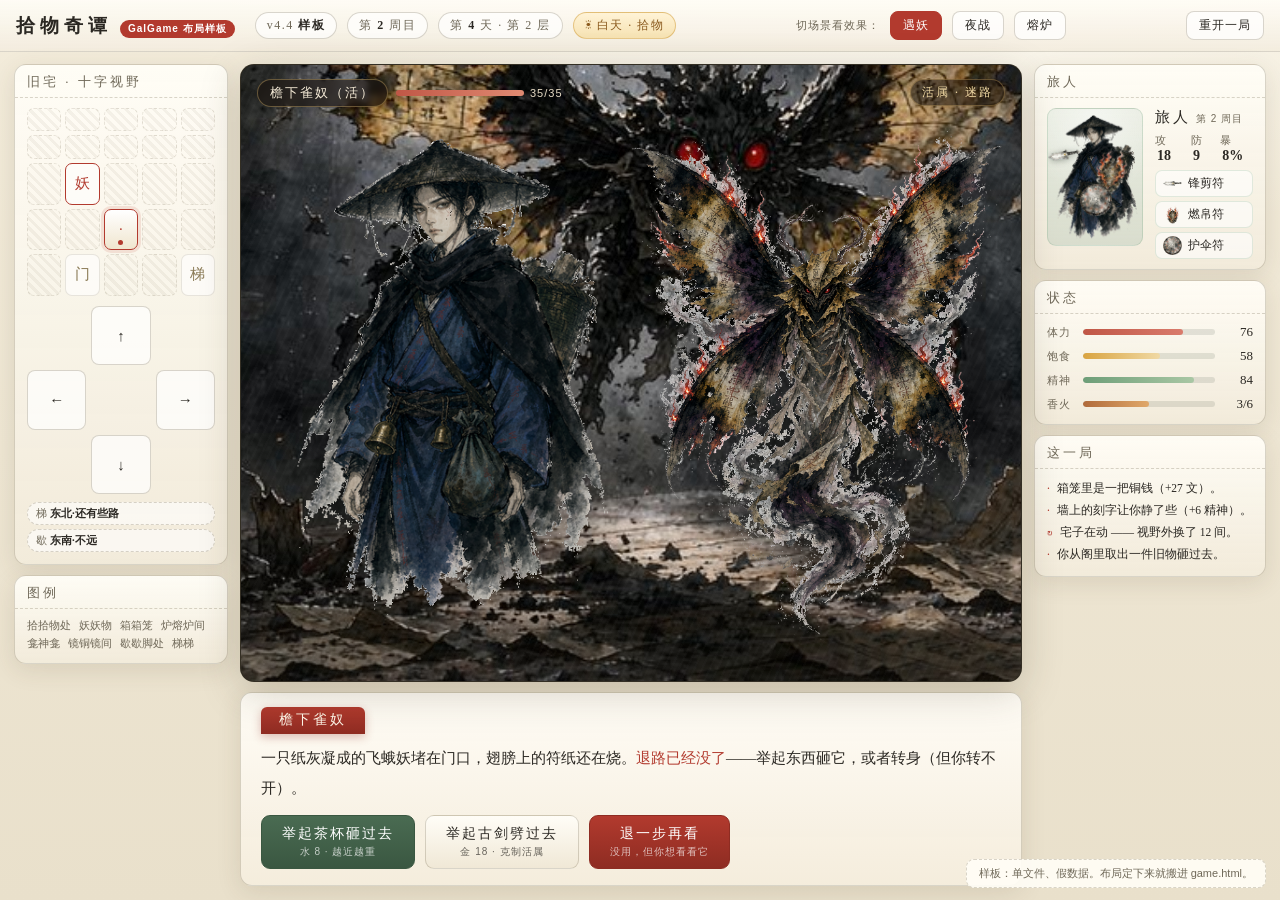
<file: public/proto-gal.html>
<!DOCTYPE html>
<html lang="zh-CN">
<head>
<meta charset="utf-8">
<meta name="viewport" content="width=device-width, initial-scale=1">
<title>《拾物奇谭》GalGame 布局样板 v4.4</title>
<!--
  ════════════════════════════════════════════════════════════════
  GalGame 布局样板（prototype）
  ------------------------------------------------------------------
  这是**独立的布局提案**，不动主项目代码。看完点头我再往 game.html 里搬。
  布局主张（三句话）：
    · 舞台是主角 —— 场景大图铺满中央，角色立绘站在图上
    · 地图靠边 —— 5×5 十字视野缩到左边栏，只做导航不做主角
    · 属性收角落 —— 旅人/妖物的数值贴右上角，不打断看戏
  全部素材复用 assets/ 下已有的图；数据是写死的假数据，只为看效果。
  ════════════════════════════════════════════════════════════════
-->
<style>
:root {
  --paper:      #f7f1e2;
  --paper-2:    #fffdf6;
  --ink:        #2b2823;
  --ink-soft:   #6f6858;
  --line:       rgba(120, 108, 84, .28);
  --cinnabar:   #b23a2e;   /* 朱砂 */
  --amber:      #c9922e;   /* 烛金 */
  --matcha:     #4a6b52;   /* 抹茶 */
  --dusk:       #2b2c46;   /* 夜 */
  --serif: "Songti SC", "STSong", "SimSun", "PingFang SC", serif;
  --sans: -apple-system, "PingFang SC", "Microsoft YaHei", sans-serif;
  --shadow: 0 6px 24px rgba(72, 60, 36, .12);
}

* { box-sizing: border-box; }
html, body { height: 100%; }
body {
  margin: 0;
  font-family: var(--sans);
  color: var(--ink);
  background:
    radial-gradient(1200px 600px at 70% -10%, #fffdf7 0%, transparent 60%),
    linear-gradient(180deg, #f3ecdb 0%, #e9e0cb 100%);
  overflow: hidden;
}

/* ═══ 顶栏 ══════════════════════════════════════════════════ */
.top {
  height: 52px;
  display: flex;
  align-items: center;
  gap: 10px;
  padding: 0 16px;
  background: linear-gradient(180deg, rgba(255,253,246,.96), rgba(243,236,222,.9));
  border-bottom: 1px solid var(--line);
}
.top h1 {
  font-family: var(--serif);
  font-size: 19px;
  letter-spacing: 5px;
  margin: 0 10px 0 0;
  display: flex; align-items: baseline; gap: 8px;
}
.top h1 em {
  font-style: normal;
  font-family: var(--sans); font-size: 10px; letter-spacing: 1px;
  color: #fff; background: var(--cinnabar);
  padding: 2px 8px; border-radius: 999px;
}
.chip {
  font-family: var(--serif); font-size: 12px; letter-spacing: 1.5px;
  padding: 4px 11px; border-radius: 999px; white-space: nowrap;
  background: rgba(255,255,255,.7); border: 1px solid var(--line);
  color: var(--ink-soft);
}
.chip b { color: var(--ink); }
.chip.night { color: #d3d9f2; background: linear-gradient(180deg, #2f3152, #1e1f38); border-color: #454a70; }
.chip.day   { color: #8a5a1e; background: linear-gradient(180deg, #fff3d6, #f6e2b2); border-color: rgba(201,146,46,.45); }
.spacer { flex: 1; }
.btn-s {
  font-family: var(--serif); font-size: 12px; letter-spacing: 1px;
  padding: 5px 12px; border-radius: 8px; cursor: pointer;
  background: rgba(255,255,255,.75); border: 1px solid var(--line); color: var(--ink);
}
.btn-s:hover { border-color: var(--cinnabar); color: var(--cinnabar); }
.btn-s.on { background: var(--cinnabar); border-color: var(--cinnabar); color: #fff; }

/* ═══ 三栏骨架 ══════════════════════════════════════════════ */
.wrap {
  display: grid;
  grid-template-columns: 214px 1fr 232px;
  gap: 12px;
  padding: 12px 14px 14px;
  height: calc(100vh - 52px);
}

/* ── 左栏：地图 ─────────────────────────────────────────── */
.side-l { display: flex; flex-direction: column; gap: 10px; min-width: 0; }
.card {
  background: linear-gradient(180deg, rgba(255,253,246,.96), rgba(242,235,219,.9));
  border: 1px solid var(--line);
  border-radius: 12px;
  box-shadow: var(--shadow);
}
.card > h3 {
  margin: 0;
  padding: 8px 12px 6px;
  font-family: var(--serif); font-size: 13px; letter-spacing: 3px;
  color: var(--ink-soft); font-weight: 400;
  border-bottom: 1px dashed var(--line);
}
.card .body { padding: 10px 12px 12px; }

.maze {
  display: grid;
  grid-template-columns: repeat(5, 1fr);
  gap: 4px;
  aspect-ratio: 1;
}
.cell {
  position: relative;
  border-radius: 7px;
  display: grid; place-items: center;
  font-family: var(--serif); font-size: 15px;
  background: rgba(255,255,255,.6);
  border: 1px solid rgba(120,108,84,.16);
  color: var(--ink-soft);
  cursor: pointer;
  transition: transform .16s, box-shadow .16s, background .2s;
}
.cell:hover { transform: translateY(-1px); box-shadow: 0 4px 10px rgba(72,60,36,.18); }
.cell.fog {
  background: repeating-linear-gradient(45deg, rgba(150,140,115,.09) 0 3px, transparent 3px 7px);
  color: transparent; cursor: default; border-style: dashed;
}
.cell.fog:hover { transform: none; box-shadow: none; }
.cell.here {
  background: linear-gradient(180deg, #fff, #f0e6cf);
  border: 1.5px solid var(--cinnabar);
  color: var(--cinnabar);
  box-shadow: 0 0 0 3px rgba(178,58,46,.12);
}
.cell.block { border-color: var(--cinnabar); color: var(--cinnabar); }
.cell.gate  { color: #8a7a55; }
.cell .me {
  position: absolute; bottom: 4px; width: 5px; height: 5px;
  border-radius: 50%; background: var(--cinnabar);
}
.dpad {
  display: grid; grid-template-columns: repeat(3, 1fr); gap: 5px;
  margin-top: 10px; place-items: center;
}
.dpad button {
  width: 100%; aspect-ratio: 1; border-radius: 8px; cursor: pointer;
  background: rgba(255,255,255,.7); border: 1px solid var(--line);
  color: var(--ink); font-size: 15px; line-height: 1;
}
.dpad button:hover { background: #fff; border-color: var(--matcha); color: var(--matcha); }
.dpad .mid { visibility: hidden; }
.legend { display: flex; flex-wrap: wrap; gap: 4px 8px; font-size: 10.5px; color: var(--ink-soft); }
.legend i { font-family: var(--serif); font-style: normal; }
.navline { margin-top: 8px; display: flex; flex-direction: column; gap: 4px; font-size: 11px; color: var(--ink-soft); }
.navline span {
  padding: 3px 8px; border-radius: 999px;
  background: rgba(255,255,255,.6); border: 1px dashed var(--line);
}
.navline b { font-family: var(--serif); color: var(--ink); }

/* ── 中栏：舞台 ─────────────────────────────────────────── */
.stage-col { display: flex; flex-direction: column; gap: 10px; min-width: 0; }

.stage {
  position: relative;
  flex: 1 1 auto;
  min-height: 0;
  border-radius: 14px;
  overflow: hidden;
  border: 1px solid var(--line);
  box-shadow: 0 10px 40px rgba(60, 48, 26, .22);
  background: #1a1712;
}
.stage .bg {
  position: absolute; inset: 0;
  background-size: cover; background-position: center 42%;
  filter: saturate(.96);
}
.stage .vig {           /* 四角压暗，把视线收到中间 */
  position: absolute; inset: 0;
  background: radial-gradient(120% 90% at 50% 40%, transparent 40%, rgba(20,16,10,.55) 100%);
}
.stage .grain {         /* 一点纸纹，别让它太数码 */
  position: absolute; inset: 0; opacity: .3;
  background: repeating-linear-gradient(115deg, rgba(255,255,255,.05) 0 2px, transparent 2px 7px);
}
.stage .cast {          /* 立绘层：站在图上 */
  position: absolute; bottom: 6%; left: 50%;
  transform: translateX(-50%);
  height: 84%;
  display: flex; align-items: flex-end; gap: 2%;
  pointer-events: none;
}
.stage .cast img {
  height: 100%;
  width: auto;
  object-fit: contain;
  filter: drop-shadow(0 12px 24px rgba(0,0,0,.45));
}
.stage .cast .foe-art { animation: hover 5.5s ease-in-out infinite; }
@keyframes hover { 50% { transform: translateY(-8px); } }

.stage .tier {
  position: absolute; left: 16px; top: 14px;
  display: flex; align-items: center; gap: 8px;
}
.tier .name {
  font-family: var(--serif); font-size: 13px; letter-spacing: 2px;
  color: #f6ecd8; background: rgba(24,18,12,.6);
  border: 1px solid rgba(240,200,120,.35);
  padding: 4px 12px; border-radius: 999px;
  backdrop-filter: blur(3px);
}
.tier .hp { display: flex; align-items: center; gap: 6px; }
.tier .hp .bar {
  width: 128px; height: 6px; border-radius: 3px;
  background: rgba(255,255,255,.18); overflow: hidden;
}
.tier .hp .bar i { display: block; height: 100%; width: 46%; background: linear-gradient(90deg, #c05746, #e08a72); }
.tier .hp span { font-size: 11px; color: #e8dcc6; letter-spacing: 1px; }

.stage .badge {
  position: absolute; right: 16px; top: 14px;
  font-family: var(--serif); font-size: 12px; letter-spacing: 2px;
  color: #f0d9a4; background: rgba(24,18,12,.55);
  border: 1px solid rgba(240,200,120,.3);
  padding: 4px 11px; border-radius: 999px;
}

/* 对话框（galgame 的灵魂在底下这块） */
.dialogue {
  flex: none;
  background: linear-gradient(180deg, rgba(255,253,246,.97), rgba(244,237,221,.96));
  border: 1px solid var(--line);
  border-radius: 12px;
  box-shadow: var(--shadow);
  padding: 14px 20px 16px;
  min-height: 168px;
}
.nameplate {
  display: inline-block;
  font-family: var(--serif); font-size: 14px; letter-spacing: 3px;
  color: #fff8ea; background: linear-gradient(180deg, #b23a2e, #8e2c22);
  padding: 4px 18px 5px; border-radius: 6px 6px 0 0;
  margin-bottom: 9px;
  box-shadow: 0 3px 10px rgba(142,44,34,.3);
}
.nameplate.mute { background: linear-gradient(180deg, #6d675c, #4d473e); }
.text {
  font-family: var(--serif); font-size: 15px; line-height: 2;
  color: var(--ink); margin: 0 0 12px; min-height: 58px;
}
.text b { color: var(--cinnabar); font-weight: 400; }
.acts { display: flex; gap: 10px; flex-wrap: wrap; }
.act {
  font-family: var(--serif); font-size: 13.5px; letter-spacing: 2px;
  padding: 9px 20px; border-radius: 9px; cursor: pointer;
  background: linear-gradient(180deg, #fffdf7, #f0e8d6);
  border: 1px solid var(--line); color: var(--ink);
  transition: transform .15s, box-shadow .15s;
}
.act:hover { transform: translateY(-1px); box-shadow: 0 5px 14px rgba(72,60,36,.2); }
.act.primary { background: linear-gradient(180deg, #4a6b52, #3a5741); color: #fff; border-color: #3a5741; }
.act.danger  { background: linear-gradient(180deg, #b23a2e, #8e2c22); color: #fff; border-color: #8e2c22; }
.act small { display: block; font-family: var(--sans); font-size: 10px; letter-spacing: 1px; opacity: .7; margin-top: 2px; }

/* ── 右栏：属性角落 ─────────────────────────────────────── */
.side-r { display: flex; flex-direction: column; gap: 10px; min-width: 0; }
.figure {
  display: flex; gap: 12px; padding: 10px 12px; align-items: stretch;
}
.figure .pic {
  position: relative; flex: none; width: 96px; height: 138px;
  border-radius: 9px; overflow: hidden;
  background: radial-gradient(120% 90% at 50% 10%, rgba(255,255,255,.55), transparent 60%),
              linear-gradient(180deg, rgba(226,232,220,.8), rgba(203,212,196,.65));
  border: 1px solid rgba(109,158,120,.24);
}
.figure .pic img { position: absolute; left: 50%; bottom: -3px; height: 100%; transform: translateX(-50%); }
.figure .pic .ly {
  position: absolute; width: 34%; height: auto; z-index: 2;
  filter: drop-shadow(0 1px 3px rgba(40,50,40,.4));
}
.figure .pic .ly0 { left: 0;   top: 30%; transform: rotate(-10deg); }
.figure .pic .ly1 { right: 0;  top: 27%; transform: rotate(10deg); }
.figure .pic .ly2 { left: 34%; top: 55%; transform: rotate(-4deg); }
.figure .meta { flex: 1; min-width: 0; display: flex; flex-direction: column; gap: 6px; }
.figure .meta .nm { font-family: var(--serif); font-size: 15px; letter-spacing: 3px; }
.figure .meta .nm small { font-family: var(--sans); font-size: 10px; color: var(--ink-soft); letter-spacing: 1px; margin-left: 5px; }
.figure .meta .st { display: flex; gap: 10px; font-size: 11px; color: var(--ink-soft); }
.figure .meta .st b { font-family: var(--serif); font-size: 14px; color: var(--ink); margin-left: 2px; }
.slots { display: flex; flex-direction: column; gap: 4px; }
.slot {
  display: flex; align-items: center; gap: 6px;
  padding: 3px 7px; border-radius: 7px; font-size: 11px;
  background: rgba(255,255,255,.6); border: 1px solid rgba(109,158,120,.2);
}
.slot img { width: 19px; height: 19px; object-fit: contain; }
.slot i { font-style: normal; font-family: var(--serif); font-size: 11.5px; }
.slot.empty { border-style: dashed; color: #a9a396; justify-content: center; }

.vitals { padding: 10px 12px 12px; display: flex; flex-direction: column; gap: 8px; }
.vital { display: flex; align-items: center; gap: 8px; font-size: 11px; color: var(--ink-soft); }
.vital .k { width: 28px; flex: none; letter-spacing: 1px; }
.vital .bar { flex: 1; height: 6px; border-radius: 3px; background: rgba(53,70,60,.13); overflow: hidden; }
.vital .bar i { display: block; height: 100%; border-radius: 3px; }
.vital .n { width: 30px; text-align: right; font-family: var(--serif); font-size: 13px; color: var(--ink); }
.v-hp  .bar i { background: linear-gradient(90deg, #c05746, #d97b6c); }
.v-sat .bar i { background: linear-gradient(90deg, #d9a441, #f0d9a4); }
.v-san .bar i { background: linear-gradient(90deg, #6d9e78, #a9c7a4); }
.v-inc .bar i { background: linear-gradient(90deg, #b06a3a, #e0a86a); }

.logline { padding: 9px 12px 11px; font-size: 11.5px; line-height: 1.9; color: var(--ink-soft); }
.logline div { display: flex; gap: 7px; }
.logline b { font-family: var(--serif); font-weight: 400; color: var(--cinnabar); flex: none; }
.logline span { font-family: var(--serif); color: var(--ink); }

/* 样板自带的说明条 */
.note {
  position: fixed; right: 14px; bottom: 12px;
  font-size: 11px; color: var(--ink-soft);
  background: rgba(255,253,246,.92); border: 1px dashed var(--line);
  padding: 6px 12px; border-radius: 8px;
}
</style>
</head>
<body>

<div class="top">
  <h1>拾物奇谭<em>GalGame 布局样板</em></h1>
  <span class="chip">v4.4 <b>样板</b></span>
  <span class="chip">第 <b>2</b> 周目</span>
  <span class="chip">第 <b>4</b> 天 · 第 2 层</span>
  <span class="chip day" id="chipDay">☀ 白天 · 拾物</span>
  <span class="spacer"></span>
  <span style="font-size:11px;color:var(--ink-soft);letter-spacing:1px">切场景看效果：</span>
  <button class="btn-s on" data-scene="foe">遇妖</button>
  <button class="btn-s" data-scene="night">夜战</button>
  <button class="btn-s" data-scene="forge">熔炉</button>
  <span class="spacer"></span>
  <button class="btn-s">重开一局</button>
</div>

<div class="wrap">

  <!-- ═══ 左：地图 ═══ -->
  <aside class="side-l">
    <div class="card">
      <h3>旧宅 · 十字视野</h3>
      <div class="body">
        <div class="maze" id="maze"></div>
        <div class="dpad">
          <span></span><button data-dir="up">↑</button><span></span>
          <button data-dir="left">←</button><span class="mid">走</span><button data-dir="right">→</button>
          <span></span><button data-dir="down">↓</button><span></span>
        </div>
        <div class="navline">
          <span>梯 <b>东北·还有些路</b></span>
          <span>歇 <b>东南·不远</b></span>
        </div>
      </div>
    </div>
    <div class="card">
      <h3>图例</h3>
      <div class="body legend">
        <span><i>拾</i>拾物处</span><span><i>妖</i>妖物</span>
        <span><i>箱</i>箱笼</span><span><i>炉</i>熔炉间</span>
        <span><i>龛</i>神龛</span><span><i>镜</i>铜镜间</span>
        <span><i>歇</i>歇脚处</span><span><i>梯</i>梯</span>
      </div>
    </div>
  </aside>

  <!-- ═══ 中：舞台 + 对话框 ═══ -->
  <section class="stage-col">
    <div class="stage" id="stage">
      <div class="bg" id="stageBg"></div>
      <div class="vig"></div>
      <div class="grain"></div>
      <div class="tier" id="tier">
        <span class="name" id="foeName">檐下雀奴</span>
        <span class="hp"><span class="bar"><i id="foeHp"></i></span><span id="foeHpTxt">35/35</span></span>
      </div>
      <span class="badge" id="stageBadge">活属 · 迷路</span>
      <div class="cast" id="cast"></div>
    </div>

    <div class="dialogue">
      <span class="nameplate" id="np">檐下雀奴</span>
      <p class="text" id="dtext"></p>
      <div class="acts" id="acts"></div>
    </div>
  </section>

  <!-- ═══ 右：属性角落 ═══ -->
  <aside class="side-r">
    <div class="card">
      <h3>旅人</h3>
      <div class="figure">
        <div class="pic">
          <img src="assets/figure/traveler.png" alt="旅人">
          <img class="ly ly0" src="assets/figure/eq-metal.png" alt="">
          <img class="ly ly1" src="assets/figure/eq-fire.png" alt="">
          <img class="ly ly2" src="assets/figure/eq-guard.png" alt="">
        </div>
        <div class="meta">
          <div class="nm">旅人<small>第 2 周目</small></div>
          <div class="st"><span>攻<b>18</b></span><span>防<b>9</b></span><span>暴<b>8%</b></span></div>
          <div class="slots">
            <div class="slot"><img src="assets/figure/eq-metal.png"><i>锋剪符</i></div>
            <div class="slot"><img src="assets/figure/eq-fire.png"><i>燃帛符</i></div>
            <div class="slot"><img src="assets/figure/eq-guard.png"><i>护伞符</i></div>
          </div>
        </div>
      </div>
    </div>

    <div class="card">
      <h3>状态</h3>
      <div class="vitals">
        <div class="vital v-hp"><span class="k">体力</span><span class="bar"><i style="width:76%"></i></span><span class="n">76</span></div>
        <div class="vital v-sat"><span class="k">饱食</span><span class="bar"><i style="width:58%"></i></span><span class="n">58</span></div>
        <div class="vital v-san"><span class="k">精神</span><span class="bar"><i style="width:84%"></i></span><span class="n">84</span></div>
        <div class="vital v-inc"><span class="k">香火</span><span class="bar"><i style="width:50%"></i></span><span class="n">3/6</span></div>
      </div>
    </div>

    <div class="card">
      <h3>这一局</h3>
      <div class="logline">
        <div><b>·</b><span>箱笼里是一把铜钱（+27 文）。</span></div>
        <div><b>·</b><span>墙上的刻字让你静了些（+6 精神）。</span></div>
        <div><b>↻</b><span>宅子在动 —— 视野外换了 12 间。</span></div>
        <div><b>·</b><span>你从阁里取出一件旧物砸过去。</span></div>
      </div>
    </div>
  </aside>
</div>

<div class="note">样板：单文件、假数据。布局定下来就搬进 game.html。</div>

<script>
/* ═══ 假数据：三种场景，看布局够不够用 ═══════════════════ */
const SCENES = {
  foe: {
    bg: 'assets/scene/foe.jpg',
    badge: '活属 · 迷路',
    cast: [
      { src: 'assets/figure/traveler.png', cls: '' },
      { src: 'assets/figure/foe.png', cls: 'foe-art' },
    ],
    tier: { name: '檐下雀奴（活）', hp: 35, max: 35, show: true },
    np: '檐下雀奴', mute: false,
    text: '一只纸灰凝成的飞蛾妖堵在门口，翅膀上的符纸还在烧。<b>退路已经没了</b>——举起东西砸它，或者转身（但你转不开）。',
    acts: [
      { t: '举起茶杯砸过去', s: '水 8 · 越近越重', cls: 'primary' },
      { t: '举起古剑劈过去', s: '金 18 · 克制活属' },
      { t: '退一步再看', s: '没用，但你想看看它', cls: 'danger' },
    ],
  },
  night: {
    bg: 'assets/scene/shrine.jpg',
    badge: '第 4 夜 · 守阁',
    cast: [
      { src: 'assets/figure/traveler.png', cls: '' },
      { src: 'assets/figure/foe.png', cls: 'foe-art' },
    ],
    tier: { name: '灰烬书童（知）', hp: 23, max: 50, show: true },
    np: '妖物', mute: false,
    text: '「我乃万物阁的一道关。你带来的东西，我收下了——<b>香也一并收了</b>。」它的声音像翻页，沙沙的。',
    acts: [
      { t: '献祭此物', s: '烧 1 炷香 · 余 3 炷', cls: 'primary' },
      { t: '固守', s: '伤害 ×0.8 · 熔出装备' },
      { t: '蕴术', s: '伤害 ×0.7 · 术力 +18' },
    ],
  },
  forge: {
    bg: 'assets/scene/forge.jpg',
    badge: '火还没灭',
    cast: [{ src: 'assets/figure/traveler.png', cls: '' }],
    tier: { show: false },
    np: '熔炉间', mute: true,
    text: '一间还热的熔炉，火舌舔着坩埚。<b>旧物丢进去能熔出一件护符</b>——就是不知道熔出来的是什么属性。',
    acts: [
      { t: '举起旧伞丢进去', s: '护 9 · 偏防御', cls: 'primary' },
      { t: '举起手机丢进去', s: '电 12 · 偏暴击' },
      { t: '掩上炉门', s: '算了', cls: 'danger' },
    ],
  },
};

/* ═══ 迷宫：十字视野的假数据 ═════════════════════════════ */
const MAZE = [
  ['fog', 'fog', 'fog', 'fog', 'fog'],
  ['fog', 'fog', 'fog', 'fog', 'fog'],
  ['fog', '妖', 'fog', 'fog', 'fog'],
  ['fog', 'fog', '·',  'fog', 'fog'],
  ['fog', '门', 'fog', 'fog', '梯'],
];

function buildMaze(px, py) {
  const m = document.getElementById('maze');
  m.innerHTML = MAZE.flat().map((t, i) => {
    const x = i % 5, y = Math.floor(i / 5);
    const here = x === px && y === py;
    const cls = ['cell'];
    if (t === 'fog') cls.push('fog');
    if (t === '门' || t === '梯') cls.push('gate');
    if (t === '妖') cls.push('block');
    if (here) cls.push('here');
    return `<div class="${cls.join(' ')}">${t === 'fog' ? '' : t}${here ? '<span class="me"></span>' : ''}</div>`;
  }).join('');
}

function paint(k) {
  const s = SCENES[k];
  document.getElementById('stageBg').style.backgroundImage = `url('${s.bg}')`;
  document.getElementById('stageBadge').textContent = s.badge;
  document.getElementById('cast').innerHTML = s.cast
    .map((c) => `<img class="${c.cls}" src="${c.src}" alt="">`).join('');
  const tier = document.getElementById('tier');
  tier.style.display = s.tier.show ? '' : 'none';
  if (s.tier.show) {
    document.getElementById('foeName').textContent = s.tier.name;
    const pct = Math.round(s.tier.hp / s.tier.max * 100);
    document.getElementById('foeHp').style.width = pct + '%';
    document.getElementById('foeHpTxt').textContent = `${s.tier.hp}/${s.tier.max}`;
  }
  const np = document.getElementById('np');
  np.textContent = s.np;
  np.className = 'nameplate' + (s.mute ? ' mute' : '');
  document.getElementById('dtext').innerHTML = s.text;
  document.getElementById('acts').innerHTML = s.acts
    .map((a, i) => `<button class="act ${a.cls || ''}" data-i="${i}">${a.t}${a.s ? `<small>${a.s}</small>` : ''}</button>`)
    .join('');
  const night = k === 'night';
  const chip = document.getElementById('chipDay');
  chip.textContent = night ? '☾ 夜晚 · 守阁' : '☀ 白天 · 拾物';
  chip.className = 'chip ' + (night ? 'night' : 'day');
}

const urlScene = new URLSearchParams(location.search).get('scene');
const start = SCENES[urlScene] ? urlScene : 'foe';
document.querySelectorAll('[data-scene]').forEach((b) => {
  b.onclick = () => {
    document.querySelectorAll('[data-scene]').forEach((x) => x.classList.remove('on'));
    b.classList.add('on');
    paint(b.dataset.scene);
  };
});

document.getElementById('acts').addEventListener('click', (e) => {
  const b = e.target.closest('.act');
  if (!b) return;
  document.getElementById('dtext').innerHTML =
    '（样板）这一步真实发生时，旁白会换一段、角色会有反应，`S.busy` 期间按钮锁住。';
});

buildMaze(2, 3);
document.querySelector(`[data-scene="${start}"]`)?.classList.add('on');
document.querySelectorAll('[data-scene]').forEach((x) => { if (x.dataset.scene !== start) x.classList.remove('on'); });
paint(start);
</script>
</body>
</html>
</file>
